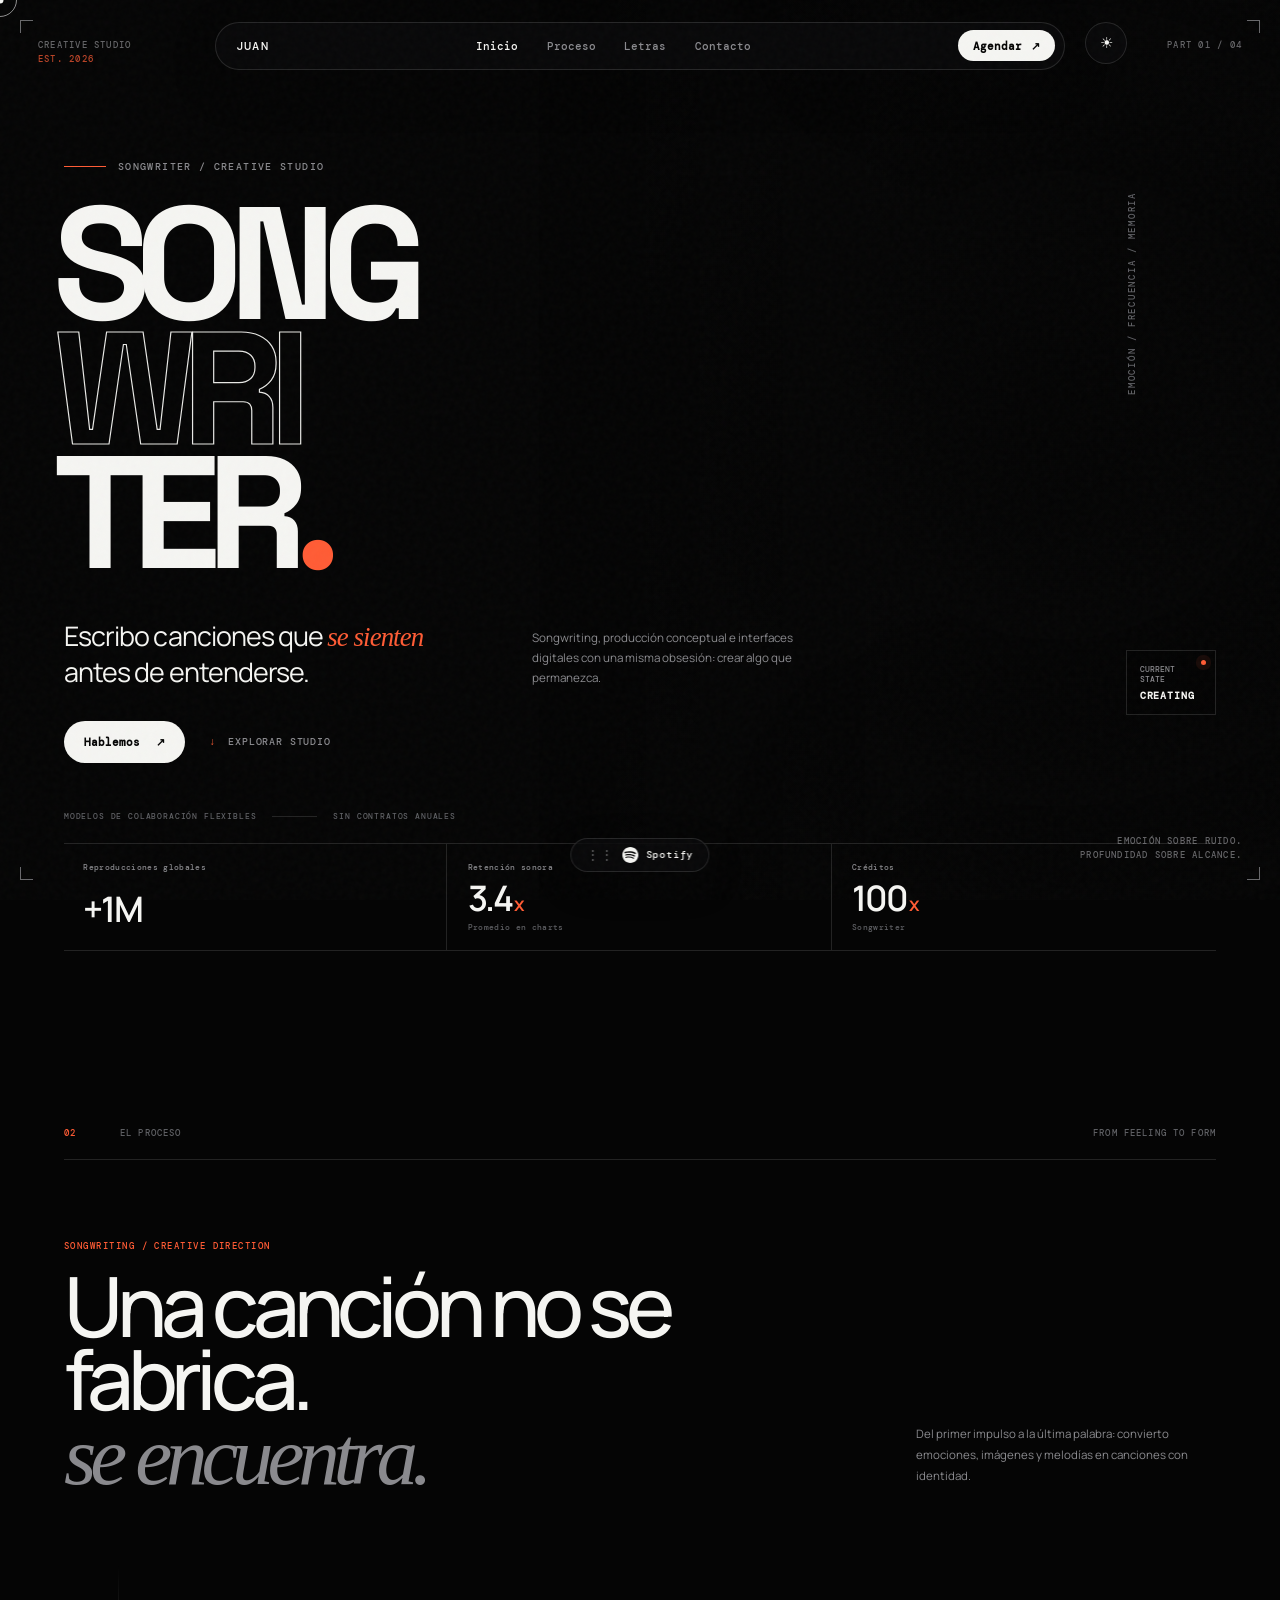
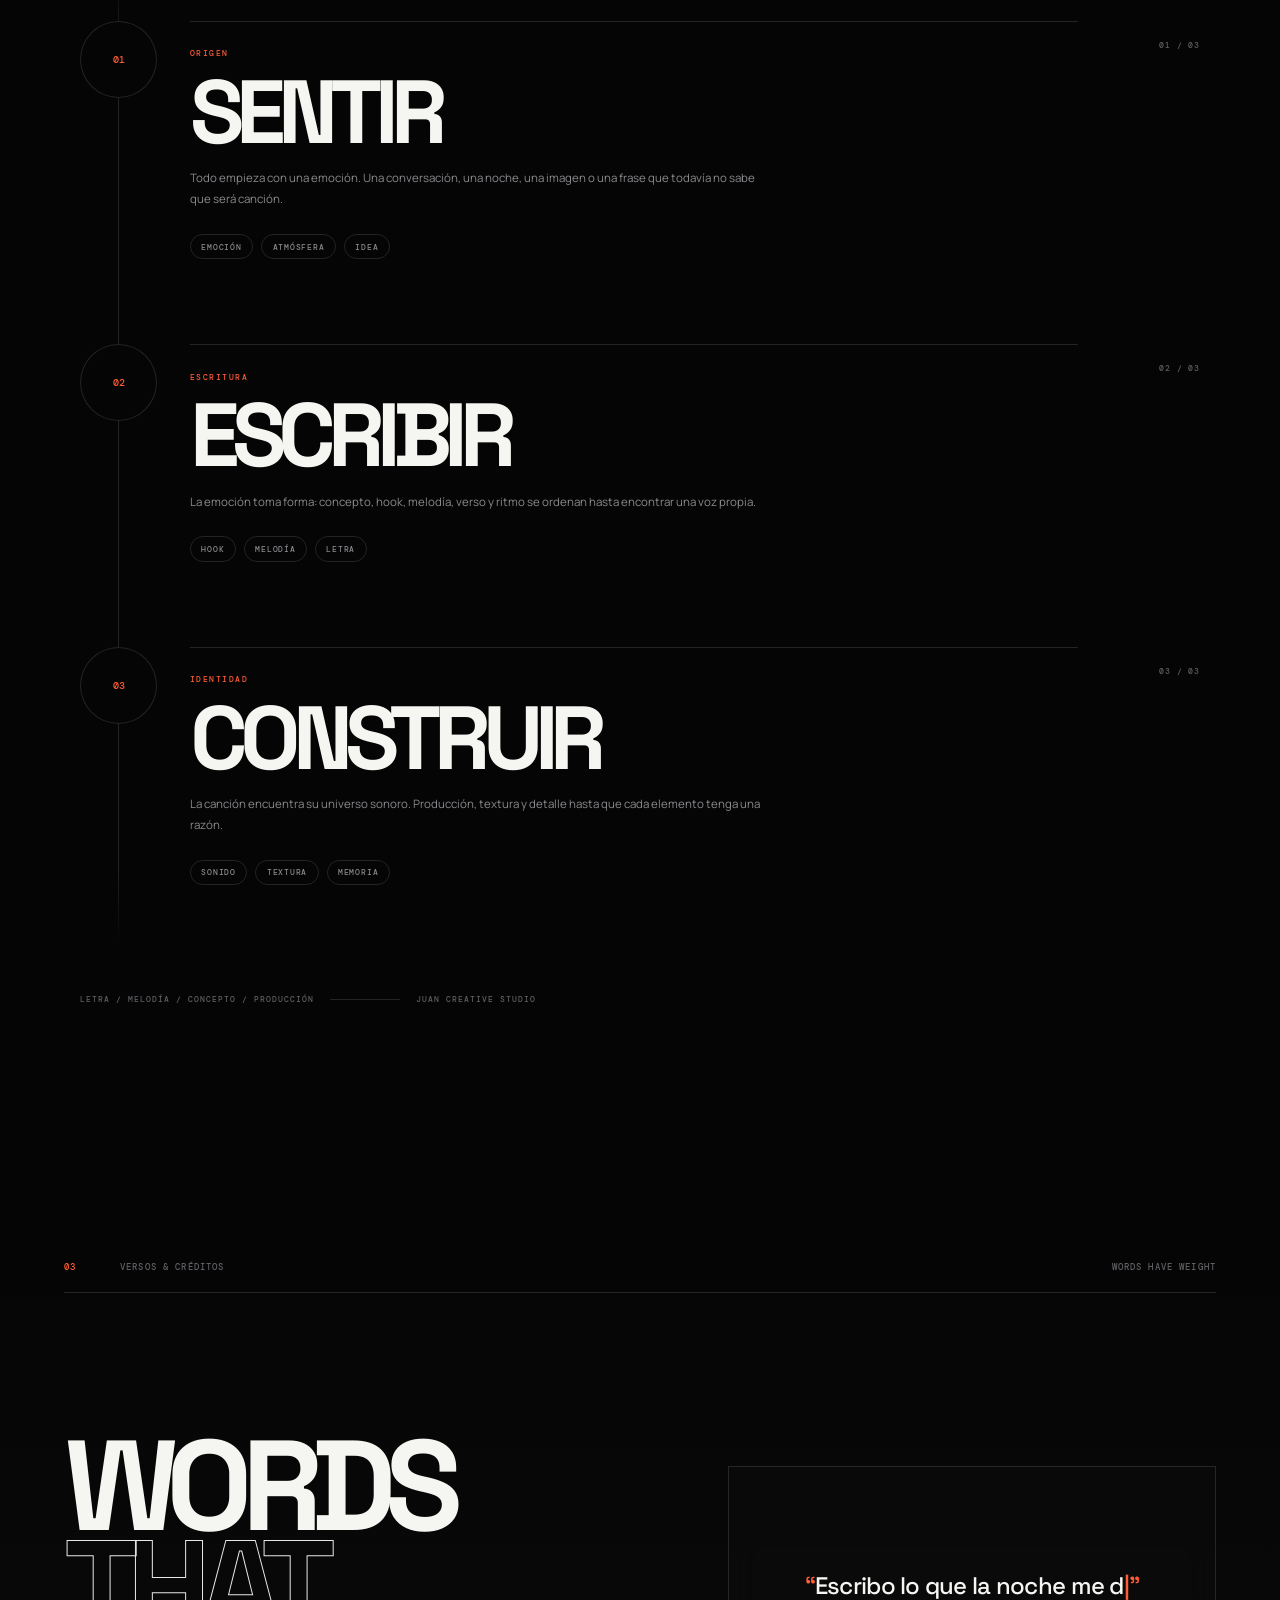
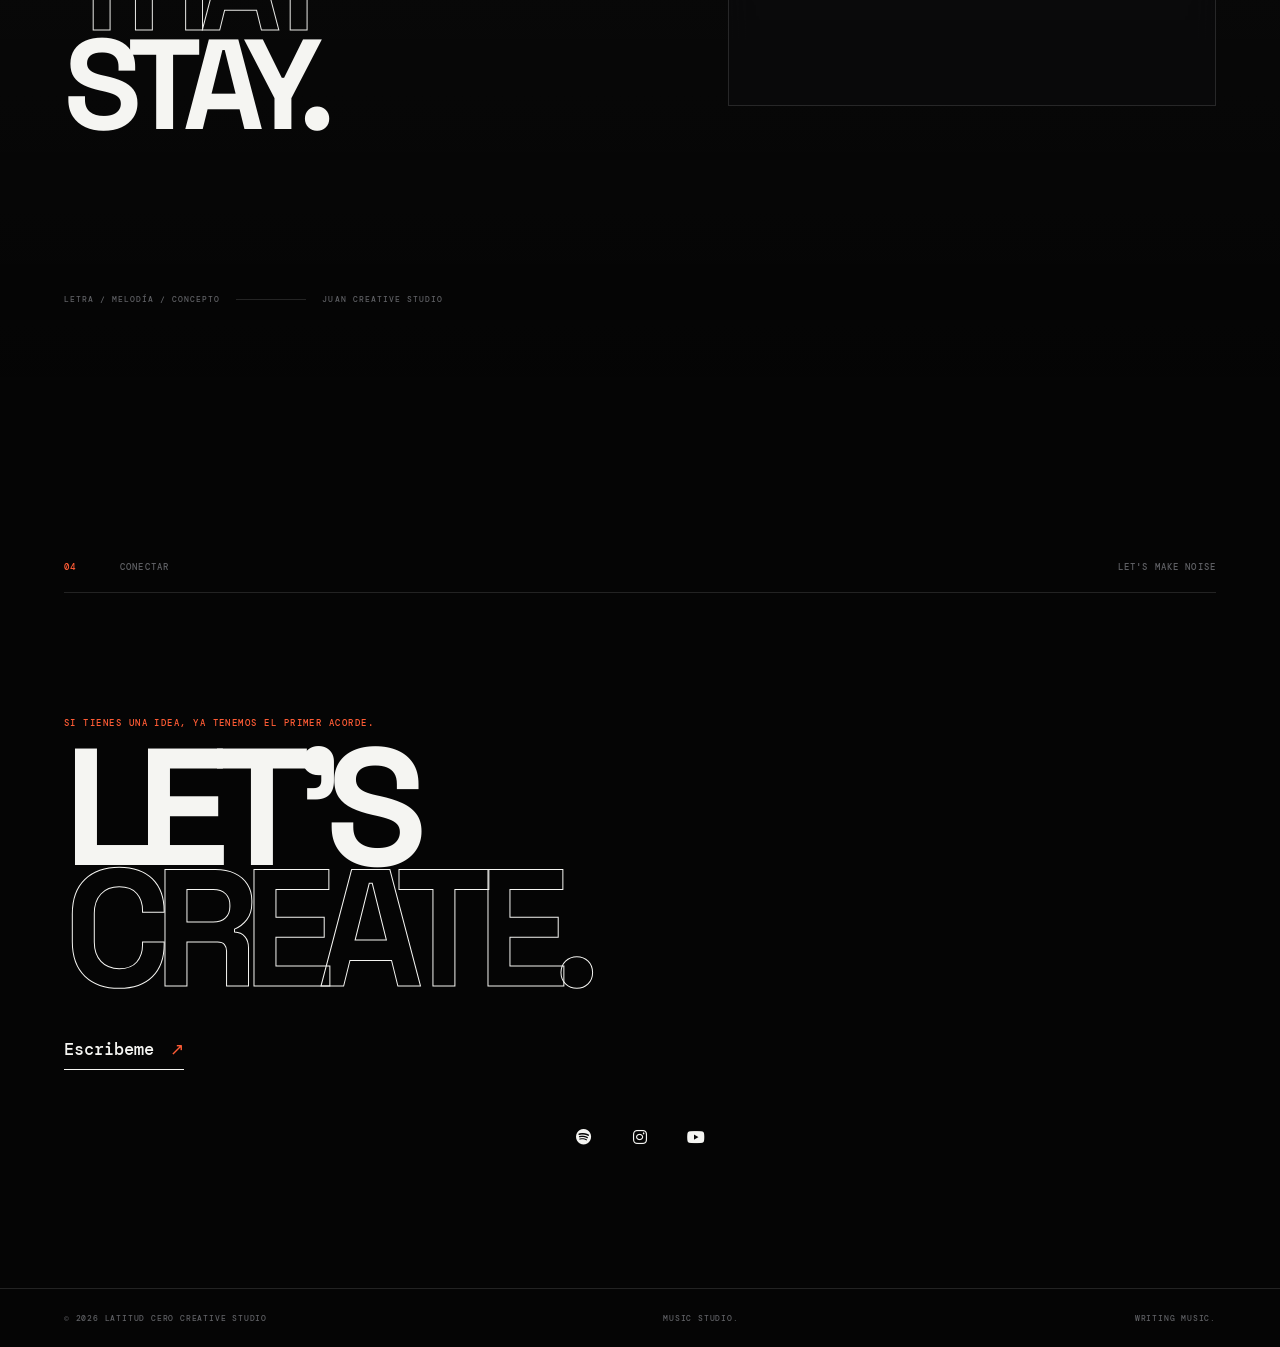
<file: index.html>
<!DOCTYPE html>
<html lang="es">
<head>
<meta charset="UTF-8">
<meta name="viewport" content="width=device-width, initial-scale=1.0">
<meta name="theme-color" content="#050505">
<meta name="description" content="JUAN — Songwriter Creative Studio. Canciones, conceptos y experiencias digitales.">
<title>JUAN — Songwriter Creative Studio</title>
<link rel="preconnect" href="https://fonts.googleapis.com">
<link rel="preconnect" href="https://fonts.gstatic.com" crossorigin>
<link href="https://fonts.googleapis.com/css2?family=DM+Mono:wght@300;400;500&family=Manrope:wght@400;500;600;700;800&family=Space+Grotesk:wght@400;500;600;700&display=swap" rel="stylesheet">
<link rel="stylesheet" href="https://cdnjs.cloudflare.com/ajax/libs/font-awesome/6.5.1/css/all.min.css">
<link rel="stylesheet" href="styles.css">
</head>

<body class="dark-theme">
<div class="noise" aria-hidden="true"></div>
<div class="cursor" id="cursor" aria-hidden="true"></div>
<div class="cursor-follower" id="cursor-follower" aria-hidden="true"></div>

<div class="video-container" aria-hidden="true">
    <video autoplay loop muted playsinline id="bg-video">
        <source src="https://d8j0ntlcm91z4.cloudfront.net/user_38xzZboKViGWJOttwIXH07lWA1P/hf_20260801_001207_ec20d138-aa45-4b2b-ab8c-bdc71607f240.mp4" type="video/mp4">
    </video>
    <div class="video-vignette"></div>
</div>

<div class="ui-corner corner-top-left" aria-hidden="true"></div>
<div class="ui-corner corner-top-right" aria-hidden="true"></div>
<div class="ui-corner corner-bottom-left" aria-hidden="true"></div>
<div class="ui-corner corner-bottom-right" aria-hidden="true"></div>

<div class="corner-text text-top-left" aria-hidden="true">CREATIVE STUDIO<br><span>EST. 2026</span></div>
<div class="corner-text text-top-right" aria-hidden="true">PART 01 / 04</div>
<div class="corner-text text-bottom-right" aria-hidden="true">EMOCIÓN SOBRE RUIDO.<br>PROFUNDIDAD SOBRE ALCANCE.</div>

<header class="navbar-wrapper">
    <nav class="navbar" aria-label="Navegación principal">
        <a href="#hero" class="nav-brand" aria-label="JUAN — Inicio"><span>JUAN</span></a>

        <div class="nav-links" id="nav-links">
            <a href="#hero" class="nav-link active">Inicio</a>
            <a href="#proceso" class="nav-link">Proceso</a>
            <a href="#letras" class="nav-link">Letras</a>
            <a href="#contacto" class="nav-link">Contacto</a>
        </div>

        <div class="nav-actions">
            <a href="#contacto" class="btn-primary-pill">Agendar <span>↗</span></a>
            <button class="hamburger" id="hamburger" type="button" aria-label="Abrir menú" aria-controls="nav-links" aria-expanded="false">
                <span></span><span></span><span></span>
            </button>
        </div>
    </nav>

    <button id="theme-toggle" class="theme-btn-floating" type="button" aria-label="Cambiar a modo claro" aria-pressed="false">
        <span class="theme-icon" aria-hidden="true">☀</span>
    </button>
</header>

<main class="content-wrapper">

<section id="hero" class="section hero-section">
    <div class="hero-grid">
        <div class="hero-main">
            <div class="eyebrow reveal">
                <span class="eyebrow-line"></span>
                <span>SONGWRITER / CREATIVE STUDIO</span>
            </div>

            <h1 class="hero-title reveal">
                <span>SONG</span>
                <span class="outline-word">WRI</span>
                <span>TER<span class="title-dot">.</span></span>
            </h1>

            <div class="hero-copy reveal">
                <p class="hero-lead">Escribo canciones que <em>se sienten</em><br class="desktop-only"> antes de entenderse.</p>
                <p class="hero-description">Songwriting, producción conceptual e interfaces digitales con una misma obsesión: crear algo que permanezca.</p>
            </div>

            <div class="hero-cta-group reveal">
                <a href="mailto:juan_nicoc@hotmail.com" class="btn-hero-primary">Hablemos <span>↗</span></a>
                <a href="#proceso" class="btn-hero-secondary"><span class="play-mini">↓</span> EXPLORAR STUDIO</a>
            </div>
        </div>

        <div class="hero-side reveal">
            <div class="side-vertical">EMOCIÓN / FRECUENCIA / MEMORIA</div>
            <div class="hero-side-card">
                <span class="side-label">CURRENT STATE</span>
                <strong>CREATING</strong>
                <span class="pulse"></span>
            </div>
        </div>
    </div>

    <div class="hero-bottom reveal">
        <div class="hero-footnote">
            <span>MODELOS DE COLABORACIÓN FLEXIBLES</span>
            <span class="line"></span>
            <span>SIN CONTRATOS ANUALES</span>
        </div>

        <div class="metrics">
            <div class="metric-card">
                <span class="metric-label">Reproducciones globales</span>
                <strong>+1M</strong>
            </div>
            <div class="metric-card">
                <span class="metric-label">Retención sonora</span>
                <strong>3.4<span>x</span></strong>
                <small>Promedio en charts</small>
            </div>
            <div class="metric-card">
                <span class="metric-label">Créditos</span>
                <strong>100<span>x</span></strong>
                <small>Songwriter</small>
            </div>
        </div>
    </div>
</section>

<section id="proceso" class="section process-section">
    <div class="section-meta reveal">
        <span>02</span><span>EL PROCESO</span><span>FROM FEELING TO FORM</span>
    </div>

    <div class="process-intro reveal">
        <div>
            <p class="section-kicker">SONGWRITING / CREATIVE DIRECTION</p>
            <h2>Una canción no se fabrica.<br><em>se encuentra.</em></h2>
        </div>
        <p class="process-manifesto">Del primer impulso a la última palabra: convierto emociones, imágenes y melodías en canciones con identidad.</p>
    </div>

    <div class="process-rail">
        <div class="process-line" aria-hidden="true"></div>

        <article class="process-stage reveal">
            <div class="stage-index">01</div>
            <div class="stage-main">
                <span class="stage-tag">ORIGEN</span>
                <h3>SENTIR</h3>
                <p>Todo empieza con una emoción. Una conversación, una noche, una imagen o una frase que todavía no sabe que será canción.</p>
                <div class="stage-keywords"><span>EMOCIÓN</span><span>ATMÓSFERA</span><span>IDEA</span></div>
            </div>
            <div class="stage-mark">01 / 03</div>
        </article>

        <article class="process-stage reveal">
            <div class="stage-index">02</div>
            <div class="stage-main">
                <span class="stage-tag">ESCRITURA</span>
                <h3>ESCRIBIR</h3>
                <p>La emoción toma forma: concepto, hook, melodía, verso y ritmo se ordenan hasta encontrar una voz propia.</p>
                <div class="stage-keywords"><span>HOOK</span><span>MELODÍA</span><span>LETRA</span></div>
            </div>
            <div class="stage-mark">02 / 03</div>
        </article>

        <article class="process-stage reveal">
            <div class="stage-index">03</div>
            <div class="stage-main">
                <span class="stage-tag">IDENTIDAD</span>
                <h3>CONSTRUIR</h3>
                <p>La canción encuentra su universo sonoro. Producción, textura y detalle hasta que cada elemento tenga una razón.</p>
                <div class="stage-keywords"><span>SONIDO</span><span>TEXTURA</span><span>MEMORIA</span></div>
            </div>
            <div class="stage-mark">03 / 03</div>
        </article>
    </div>

    <div class="process-footer reveal">
        <span>LETRA / MELODÍA / CONCEPTO / PRODUCCIÓN</span>
        <span class="process-footer-line"></span>
        <span>JUAN CREATIVE STUDIO</span>
    </div>
</section>

<section id="letras" class="section lyrics-section">
    <div class="section-meta reveal">
        <span>03</span><span>VERSOS &amp; CRÉDITOS</span><span>WORDS HAVE WEIGHT</span>
    </div>

    <div class="lyrics-layout">
        <div class="lyrics-title reveal">
            <span>WORDS</span>
            <span class="outline-word">THAT</span>
            <span>STAY.</span>
        </div>

        <div class="typing-container reveal" aria-live="polite">
            <span class="typing-prefix">“</span>
            <span class="typing-text" id="typing-text"></span>
            <span class="cursor-blink" aria-hidden="true">|</span>
            <span class="typing-prefix">”</span>
        </div>
    </div>

    <div class="lyrics-bottom reveal">
        <span>LETRA / MELODÍA / CONCEPTO</span>
        <span class="lyrics-line"></span>
        <span>JUAN CREATIVE STUDIO</span>
    </div>
</section>

<section id="contacto" class="section contact-section">
    <div class="section-meta reveal">
        <span>04</span><span>CONECTAR</span><span>LET'S MAKE NOISE</span>
    </div>

    <div class="contact-content reveal">
        <p class="section-kicker">SI TIENES UNA IDEA, YA TENEMOS EL PRIMER ACORDE.</p>
        <h2>LET'S<br><span>CREATE.</span></h2>
        <a href="mailto:juan_nicoc@hotmail.com" class="contact-mail">Escribeme<span>↗</span></a>
    </div>

    <div class="social-links reveal" aria-label="Redes sociales">
        <a href="https://open.spotify.com/user/juankz24?si=3075899adc7e4e14" target="_blank" rel="noopener noreferrer" class="social-icon" aria-label="Spotify"><i class="fa-brands fa-spotify" aria-hidden="true"></i></a>
        <a href="https://www.instagram.com/juancc.u/" target="_blank" rel="noopener noreferrer" class="social-icon" aria-label="Instagram"><i class="fa-brands fa-instagram" aria-hidden="true"></i></a>
        <a href="#" class="social-icon" aria-label="YouTube"><i class="fa-brands fa-youtube" aria-hidden="true"></i></a>
    </div>
</section>

<div class="spotify-floating-wrapper" id="spotify-widget">
    <button class="spotify-toggle-btn" id="spotify-toggle" type="button" aria-label="Abrir reproductor de Spotify" aria-expanded="false">
        <span class="drag-handle" aria-hidden="true">⋮⋮</span>
        <svg class="spotify-icon" viewBox="0 0 24 24" fill="currentColor" aria-hidden="true">
            <path d="M12 0C5.373 0 0 5.373 0 12s5.373 12 12 12 12-5.373 12-12S18.627 0 12 0zm5.52 17.34c-.24.36-.72.48-1.08.24-2.94-1.8-6.66-2.22-11.04-1.2-.42.12-.84-.12-.96-.54-.12-.42.12-.84.54-.96 4.8-1.08 8.88-.6 12.12 1.38.42.24.54.66.42 1.08zm1.44-3.3c-.3.42-.84.6-1.32.3-3.36-2.04-8.46-2.64-12.42-1.44-.48.12-.96-.18-1.08-.6-.12-.48.18-.96.6-1.08 4.56-1.38 10.2-.72 13.98 1.56.42.24.54.84.24 1.26zm.12-3.42C15.06 8.4 8.64 8.16 4.62 9.36c-.6.18-1.2-.18-1.38-.78-.18-.6.18-1.2.78-1.38 4.68-1.38 11.7-1.08 15.84 1.38.54.3.72 1.02.42 1.56-.3.48-1.02.66-1.2.48z"/>
        </svg>
        <span>Spotify</span>
    </button>

    <div class="spotify-card">
        <div class="spotify-card-header">
            <span>NOW PLAYING</span>
            <button class="spotify-close-btn" id="spotify-close" type="button" aria-label="Minimizar">✕</button>
        </div>
        <iframe src="https://open.spotify.com/embed/playlist/22cDn8Z4ClfBMBU1RwWfDn?utm_source=generator&amp;theme=0" width="100%" height="152" frameborder="0" allow="autoplay; clipboard-write; encrypted-media; fullscreen; picture-in-picture" loading="lazy" title="Playlist de Spotify"></iframe>
    </div>
</div>

</main>

<footer class="footer">
    <span>© 2026 LATITUD CERO CREATIVE STUDIO</span>
    <span>MUSIC STUDIO.</span>
    <span>WRITING MUSIC.</span>
</footer>

<script src="script.js"></script>
</body>
</html>
</file>
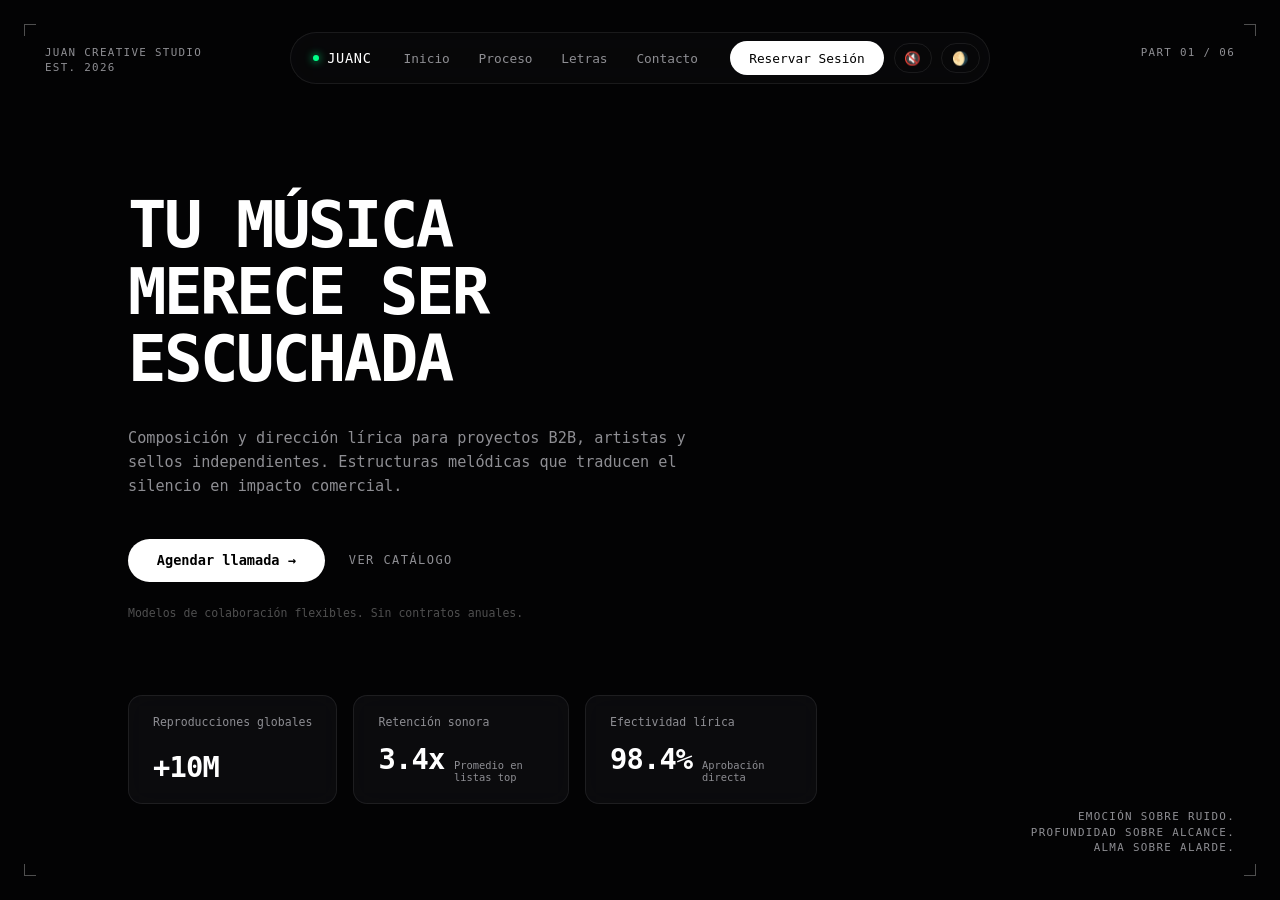
<file: assets/index.html>
<!DOCTYPE html>
<html lang="es">
<head>
    <meta charset="UTF-8">
    <meta name="viewport" content="width=device-width, initial-scale=1.0">
    <title>Monttes | Songwriter</title>
    <link rel="stylesheet" href="styles.css">
</head>
<body class="dark-theme">

    <!-- Background Video Flotante a la Derecha (Medusa / FX) -->
    <div class="video-container">
        <video autoplay loop muted playsinline aria-hidden="true" id="bg-video">
            <source src="https://d8j0ntlcm91z4.cloudfront.net/user_38xzZboKViGWJOttwIXH07lWA1P/hf_20260801_001207_ec20d138-aa45-4b2b-ab8c-bdc71607f240.mp4" type="video/mp4">
        </video>
    </div>

    <!-- Marcos / Esquinas Tácticas UI -->
    <div class="ui-corner corner-top-left"></div>
    <div class="ui-corner corner-top-right"></div>
    <div class="ui-corner corner-bottom-left"></div>
    <div class="ui-corner corner-bottom-right"></div>

    <!-- Microtextos Extremos (Top) -->
    <div class="corner-text text-top-left">
        JUAN CREATIVE STUDIO<br>
        EST. 2026
    </div>
    <div class="corner-text text-top-right">
        PART 01 / 06
    </div>

    <!-- Cursor Personalizado -->
    <div class="custom-cursor" id="cursor"></div>
    <div class="custom-cursor-follower" id="cursor-follower"></div>

    <!-- Floating Pill Navbar -->
    <header class="navbar-wrapper">
        <nav class="navbar">
            <a href="#hero" class="nav-brand">
                <span class="status-dot"></span>
                <span class="brand-name">JUANC</span>
            </a>

            <div class="nav-links">
                <a href="#hero" class="nav-link">Inicio</a>
                <a href="#proceso" class="nav-link">Proceso</a>
                <a href="#letras" class="nav-link">Letras</a>
                <a href="#contacto" class="nav-link">Contacto</a>
            </div>

            <div class="nav-actions">
                <a href="#contacto" class="btn-primary-pill">Reservar Sesión</a>
                
                <button id="audio-toggle" class="theme-btn" aria-label="Reproducir Audio">
                    <span class="audio-icon">🔇</span>
                </button>

                <button id="theme-toggle" class="theme-btn" aria-label="Cambiar tema">
                    <span class="theme-icon">🌖</span>
                </button>
            </div>
        </nav>
    </header>

    <!-- Audio Ambiente -->
    <audio id="ambient-audio" loop preload="none">
        <source src="https://cdn.pixabay.com/download/audio/2022/05/27/audio_1808fbf07a.mp3" type="audio/mpeg">
    </audio>

    <main class="content-wrapper">
        <!-- 1. HERO SECTION -->
        <section id="hero" class="hero-section">
            <div class="hero-left-content">
                <h1 class="hero-title animate-on-scroll" data-animation="fade-in">
                    TU MÚSICA<br>MERECE SER<br>ESCUCHADA
                </h1>
                
                <p class="hero-subtitle animate-on-scroll" data-animation="fade-in">
                    Composición y dirección lírica para proyectos B2B, artistas y sellos independientes. Estructuras melódicas que traducen el silencio en impacto comercial.
                </p>

                <div class="hero-cta-group animate-on-scroll" data-animation="fade-in">
                    <a href="#contacto" class="btn-hero-primary">Agendar llamada →</a>
                    <a href="#proceso" class="btn-hero-secondary">VER CATÁLOGO</a>
                </div>

                <span class="hero-footnote">Modelos de colaboración flexibles. Sin contratos anuales.</span>
            </div>

            <!-- Dashboard / Cards Inferiores (Tal cual la imagen) -->
            <div class="bottom-metrics-bar">
                <div class="metric-card">
                    <span class="metric-label">Reproducciones globales</span>
                    <div class="metric-value-row">
                        <span class="metric-value">+10M</span>
                        <div class="avatar-stack">
                            <span class="dot-active"></span>
                        </div>
                    </div>
                </div>

                <div class="metric-card">
                    <span class="metric-label">Retención sonora</span>
                    <div class="metric-value-row">
                        <span class="metric-value">3.4x</span>
                        <span class="metric-subtext">Promedio en listas top</span>
                    </div>
                </div>

                <div class="metric-card">
                    <span class="metric-label">Efectividad lírica</span>
                    <div class="metric-value-row">
                        <span class="metric-value">98.4%</span>
                        <span class="metric-subtext">Aprobación directa</span>
                    </div>
                </div>
            </div>
        </section>

        <!-- Microtexto Extremo (Bottom Right) -->
        <div class="corner-text text-bottom-right">
            EMOCIÓN SOBRE RUIDO.<br>
            PROFUNDIDAD SOBRE ALCANCE.<br>
            ALMA SOBRE ALARDE.
        </div>
    </main>

    <script src="script.js"></script>
</body>
</html>
</file>
<file: styles.css>
/* =========================================================
   JUAN — CREATIVE STUDIO
   CLEAN / RESPONSIVE / EDITORIAL UI
   ========================================================= */

:root{
    --bg:#050505;
    --bg-soft:#0a0a0b;
    --text:#f5f5f2;
    --muted:#8a8a8e;
    --muted-2:#5f6064;
    --line:rgba(255,255,255,.12);
    --glass:rgba(12,12,14,.62);
    --accent:#ff5c35;
    --accent-2:#f08a24;
    --ease:cubic-bezier(.16,1,.3,1);
}

body.light-theme{
    --bg:#f2f2ef;
    --bg-soft:#e9e9e5;
    --text:#0c0c0d;
    --muted:#62636a;
    --muted-2:#99999e;
    --line:rgba(0,0,0,.12);
    --glass:rgba(245,245,242,.72);
    --accent:#fe5025;
    --accent-2:#f06524;
}

*{margin:0;padding:0;box-sizing:border-box}

html{
    scroll-behavior:smooth;
    background:var(--bg);
}

body{
    min-height:100%;
    overflow-x:hidden;
    background:var(--bg);
    color:var(--text);
    font-family:"Manrope",sans-serif;
    transition:background .4s ease,color .4s ease;
}

body.menu-open{overflow:hidden}

a{color:inherit}
button{font:inherit}
::selection{background:var(--text);color:var(--bg)}


/* =========================================================
   BACKGROUND
   ========================================================= */

.noise{
    position:fixed;
    inset:0;
    z-index:2000;
    pointer-events:none;
    opacity:.055;
    background-image:url("data:image/svg+xml,%3Csvg viewBox='0 0 180 180' xmlns='http://www.w3.org/2000/svg'%3E%3Cfilter id='n'%3E%3CfeTurbulence type='fractalNoise' baseFrequency='.9' numOctaves='4' stitchTiles='stitch'/%3E%3C/filter%3E%3Crect width='100%25' height='100%25' filter='url(%23n)' opacity='.5'/%3E%3C/svg%3E");
}

.video-container{
    position:fixed;
    inset:0 0 0 auto;
    width:58vw;
    height:100vh;
    z-index:0;
    overflow:hidden;
    pointer-events:none;
    mask-image:linear-gradient(90deg,transparent 0%,rgba(0,0,0,.25) 22%,#000 55%);
    -webkit-mask-image:linear-gradient(90deg,transparent 0%,rgba(0,0,0,.25) 22%,#000 55%);
}

#bg-video{
    width:100%;
    height:100%;
    object-fit:cover;
    opacity:.54;
    filter:saturate(.82) contrast(1.08);
}

.video-vignette{
    position:absolute;
    inset:0;
    background:radial-gradient(circle at 70% 45%,transparent 0%,rgba(5,5,5,.28) 45%,rgba(5,5,5,.9) 100%);
}

body.light-theme #bg-video{opacity:.18}

body.light-theme .video-vignette{
    background:linear-gradient(90deg,var(--bg) 0%,rgba(242,242,239,.7) 55%,rgba(242,242,239,.45) 100%);
}

.content-wrapper{
    position:relative;
    z-index:5;
    width:100%;
}


/* =========================================================
   CORNER UI
   ========================================================= */

.ui-corner{
    position:fixed;
    width:13px;
    height:13px;
    z-index:100;
    pointer-events:none;
    opacity:.75;
}

.corner-top-left{top:20px;left:20px;border-top:1px solid var(--muted);border-left:1px solid var(--muted)}
.corner-top-right{top:20px;right:20px;border-top:1px solid var(--muted);border-right:1px solid var(--muted)}
.corner-bottom-left{bottom:20px;left:20px;border-bottom:1px solid var(--muted);border-left:1px solid var(--muted)}
.corner-bottom-right{right:20px;bottom:20px;border-bottom:1px solid var(--muted);border-right:1px solid var(--muted)}

.corner-text{
    position:fixed;
    z-index:90;
    pointer-events:none;
    font:500 .59rem/1.5 "DM Mono",monospace;
    letter-spacing:.13em;
    color:var(--muted);
    opacity:.72;
}

.corner-text span{color:var(--accent)}
.text-top-left{top:38px;left:38px}
.text-top-right{top:38px;right:38px}
.text-bottom-right{right:38px;bottom:38px;text-align:right}


/* =========================================================
   CURSOR
   ========================================================= */

.cursor,.cursor-follower{
    position:fixed;
    top:0;
    left:0;
    border-radius:50%;
    pointer-events:none;
    z-index:3000;
    transform:translate(-50%,-50%);
}

.cursor{width:7px;height:7px;background:var(--text)}

.cursor-follower{
    width:34px;
    height:34px;
    border:1px solid rgba(255,255,255,.55);
    transition:width .2s ease,height .2s ease;
}


/* =========================================================
   NAVBAR
   ========================================================= */

.navbar-wrapper{
    position:fixed;
    top:1.35rem;
    left:0;
    width:100%;
    padding:0 1rem;
    z-index:1500;
    display:flex;
    justify-content:center;
    align-items:center;
}

.navbar{
    width:min(850px,calc(100% - 62px));
    display:flex;
    align-items:center;
    justify-content:space-between;
    padding:.48rem .55rem .48rem 1.25rem;
    border:1px solid var(--line);
    border-radius:999px;
    background:var(--glass);
    backdrop-filter:blur(22px);
    -webkit-backdrop-filter:blur(22px);
    box-shadow:0 16px 45px rgba(0,0,0,.25);
}

.nav-brand{
    display:flex;
    align-items:center;
    text-decoration:none;
    font:500 .78rem "DM Mono",monospace;
    letter-spacing:.1em;
}

.nav-links{display:flex;gap:1.8rem}

.nav-link{
    text-decoration:none;
    color:var(--muted);
    font:500 .69rem "DM Mono",monospace;
    transition:color .25s ease;
}

.nav-link:hover,.nav-link.active{color:var(--text)}

.nav-actions{
    display:flex;
    align-items:center;
    gap:.55rem;
}

.btn-primary-pill{
    display:flex;
    align-items:center;
    gap:.55rem;
    padding:.53rem .95rem;
    border-radius:999px;
    background:var(--text);
    color:var(--bg);
    text-decoration:none;
    font:700 .67rem "DM Mono",monospace;
    transition:transform .3s var(--ease);
}

.btn-primary-pill:hover{transform:translateY(-2px)}

.hamburger{
    display:none;
    border:0;
    background:none;
    padding:6px;
    cursor:pointer;
}

.hamburger span{
    display:block;
    width:21px;
    height:1.5px;
    margin:4px 0;
    background:var(--text);
    transition:transform .3s ease,opacity .3s ease;
}

.hamburger[aria-expanded="true"] span:nth-child(1){transform:translateY(5.5px) rotate(45deg)}
.hamburger[aria-expanded="true"] span:nth-child(2){opacity:0}
.hamburger[aria-expanded="true"] span:nth-child(3){transform:translateY(-5.5px) rotate(-45deg)}


/* =========================================================
   THEME BUTTON
   ========================================================= */

.theme-btn-floating{
    position:fixed;
    top:1.35rem;
    left:calc(50% + 445px);
    width:42px;
    height:42px;
    display:flex;
    align-items:center;
    justify-content:center;
    border:1px solid var(--line);
    border-radius:50%;
    background:var(--glass);
    color:var(--text);
    backdrop-filter:blur(22px);
    -webkit-backdrop-filter:blur(22px);
    cursor:pointer;
    z-index:1600;
    font-size:.95rem;
    padding:0;
    transition:transform .3s var(--ease),background .3s ease,color .3s ease;
}

.theme-btn-floating:hover{
    transform:scale(1.08) rotate(8deg);
    background:var(--text);
    color:var(--bg);
}

.theme-icon{
    display:flex;
    align-items:center;
    justify-content:center;
    line-height:1;
}


/* =========================================================
   SECTIONS
   ========================================================= */

.section{
    position:relative;
    min-height:100vh;
    display:flex;
    flex-direction:column;
    justify-content:center;
    padding:8rem max(1.5rem,5vw);
}

.hero-section{
    min-height:100svh;
    padding-top:10rem;
    padding-bottom:3rem;
}


/* =========================================================
   HERO
   ========================================================= */

.hero-grid{
    width:min(1280px,100%);
    margin:auto;
    display:grid;
    grid-template-columns:minmax(0,1fr) 90px;
    gap:3rem;
}

.hero-main{max-width:850px}

.eyebrow{
    display:flex;
    align-items:center;
    gap:.75rem;
    margin-bottom:1.8rem;
    font:500 .61rem "DM Mono",monospace;
    letter-spacing:.14em;
    color:var(--muted);
}

.eyebrow-line{width:42px;height:1px;background:var(--accent)}

.hero-title{
    font-family:"Space Grotesk",sans-serif;
    font-size:clamp(5rem,12.5vw,12rem);
    line-height:.78;
    font-weight:700;
    letter-spacing:-.09em;
    text-transform:uppercase;
    margin-left:-.07em;
}

.hero-title>span{display:block}

.outline-word{
    color:transparent;
    -webkit-text-stroke:1.2px var(--text);
    opacity:.95;
}

.title-dot{
    color:var(--accent);
    -webkit-text-stroke:0;
}

.hero-copy{
    margin-top:2.7rem;
    display:grid;
    grid-template-columns:minmax(250px,420px) minmax(200px,310px);
    gap:3rem;
    align-items:end;
}

.hero-lead{
    font-size:clamp(1.15rem,2.1vw,1.7rem);
    line-height:1.25;
    letter-spacing:-.035em;
}

.hero-lead em{
    font-family:Georgia,serif;
    font-weight:400;
    color:var(--accent);
}

.hero-description{
    max-width:300px;
    font-size:.73rem;
    line-height:1.7;
    color:var(--muted);
}

.hero-cta-group{
    display:flex;
    align-items:center;
    gap:1.5rem;
    margin-top:2rem;
}

.btn-hero-primary{
    display:flex;
    align-items:center;
    gap:1rem;
    padding:.9rem 1.25rem;
    border-radius:999px;
    background:var(--text);
    color:var(--bg);
    text-decoration:none;
    font:700 .68rem "DM Mono",monospace;
    transition:transform .3s var(--ease),box-shadow .3s;
}

.btn-hero-primary:hover{
    transform:translateY(-3px);
    box-shadow:0 12px 35px rgba(255,255,255,.12);
}

.btn-hero-secondary{
    color:var(--muted);
    text-decoration:none;
    font:500 .64rem "DM Mono",monospace;
    letter-spacing:.08em;
}

.play-mini{color:var(--accent);margin-right:.35rem}

.hero-side{
    display:flex;
    flex-direction:column;
    justify-content:space-between;
    padding:2rem 0 3rem;
}

.side-vertical{
    writing-mode:vertical-rl;
    transform:rotate(180deg);
    font:500 .55rem "DM Mono",monospace;
    letter-spacing:.2em;
    color:var(--muted-2);
}

.hero-side-card{
    position:relative;
    display:grid;
    gap:.3rem;
    padding:.8rem;
    border:1px solid var(--line);
    background:rgba(0,0,0,.08);
}

.side-label{font:500 .49rem "DM Mono",monospace;color:var(--muted)}

.hero-side-card strong{
    font:600 .65rem "DM Mono",monospace;
    letter-spacing:.08em;
}

.pulse{
    position:absolute;
    right:9px;
    top:9px;
    width:5px;
    height:5px;
    border-radius:50%;
    background:var(--accent);
    box-shadow:0 0 0 5px rgba(255,92,53,.08);
    animation:pulse 1.8s infinite;
}

@keyframes pulse{
    50%{box-shadow:0 0 0 8px rgba(255,92,53,0)}
}

.hero-bottom{
    width:min(1280px,100%);
    margin:3rem auto 0;
}

.hero-footnote{
    display:flex;
    align-items:center;
    gap:1rem;
    font:500 .52rem "DM Mono",monospace;
    color:var(--muted-2);
    letter-spacing:.1em;
}

.hero-footnote .line{
    width:45px;
    height:1px;
    background:var(--line);
}

.metrics{
    display:grid;
    grid-template-columns:repeat(3,1fr);
    gap:1px;
    margin-top:1.3rem;
    border-top:1px solid var(--line);
    border-bottom:1px solid var(--line);
}

.metric-card{
    min-height:95px;
    padding:1.1rem 1.2rem;
    display:flex;
    flex-direction:column;
    justify-content:space-between;
    border-right:1px solid var(--line);
}

.metric-card:last-child{border-right:0}

.metric-label,.metric-card small{
    font:500 .53rem "DM Mono",monospace;
    color:var(--muted);
    letter-spacing:.04em;
}

.metric-card strong{
    font-size:clamp(1.5rem,3vw,2.2rem);
    font-weight:600;
    letter-spacing:-.06em;
}

.metric-card strong span{
    margin-left:2px;
    font-size:.55em;
    color:var(--accent);
}

.metric-card small{color:var(--muted-2)}


/* =========================================================
   SECTION META
   ========================================================= */

.section-meta{
    width:min(1280px,100%);
    margin:0 auto 5rem;
    display:grid;
    grid-template-columns:40px 1fr auto;
    gap:1rem;
    align-items:center;
    font:500 .55rem "DM Mono",monospace;
    letter-spacing:.13em;
    color:var(--muted-2);
}

.section-meta span:first-child{color:var(--accent)}

.section-meta::after{
    content:"";
    grid-column:1/-1;
    height:1px;
    margin-top:.2rem;
    background:var(--line);
}


/* =========================================================
   PROCESS
   ========================================================= */

.process-intro{
    width:min(1280px,100%);
    margin:0 auto 4.5rem;
    display:grid;
    grid-template-columns:minmax(0,1fr) 300px;
    gap:4rem;
    align-items:end;
}

.section-kicker{
    margin-bottom:1.1rem;
    font:500 .57rem "DM Mono",monospace;
    letter-spacing:.16em;
    color:var(--accent);
}

.process-intro h2{
    font-size:clamp(2.8rem,6.5vw,7rem);
    font-weight:500;
    line-height:.88;
    letter-spacing:-.075em;
}

.process-intro h2 em{
    font-family:Georgia,serif;
    color:var(--muted);
    font-weight:400;
}

.process-manifesto{
    max-width:280px;
    padding-bottom:.4rem;
    font-size:.72rem;
    line-height:1.8;
    color:var(--muted);
}

.process-rail{
    position:relative;
    width:min(1120px,100%);
    margin:0 auto;
    padding:1rem 0;
}

.process-line{
    position:absolute;
    top:0;
    bottom:0;
    left:38px;
    width:1px;
    background:linear-gradient(to bottom,transparent,var(--line) 8%,var(--line) 92%,transparent);
}

.process-stage{
    position:relative;
    display:grid;
    grid-template-columns:78px minmax(0,1fr) 90px;
    gap:2rem;
    align-items:start;
    padding:2.5rem 0 2.8rem;
}

.stage-index{
    position:relative;
    z-index:2;
    width:77px;
    height:77px;
    display:flex;
    align-items:center;
    justify-content:center;
    border:1px solid var(--line);
    border-radius:50%;
    background:var(--bg);
    font:500 .65rem "DM Mono",monospace;
    color:var(--accent);
}

.stage-main{
    padding-top:1.1rem;
    border-top:1px solid var(--line);
}

.stage-tag{
    font:500 .52rem "DM Mono",monospace;
    letter-spacing:.18em;
    color:var(--accent);
}

.stage-main h3{
    margin:.9rem 0 1.2rem;
    font:700 clamp(3rem,7vw,7rem)/.82 "Space Grotesk",sans-serif;
    letter-spacing:-.09em;
}

.stage-main p{
    max-width:570px;
    font-size:.72rem;
    line-height:1.8;
    color:var(--muted);
}

.stage-keywords{
    display:flex;
    flex-wrap:wrap;
    gap:.5rem;
    margin-top:1.5rem;
}

.stage-keywords span{
    padding:.42rem .65rem;
    border:1px solid var(--line);
    border-radius:999px;
    font:500 .48rem "DM Mono",monospace;
    letter-spacing:.1em;
    color:var(--muted);
}

.stage-mark{
    padding-top:1.2rem;
    text-align:right;
    font:500 .5rem "DM Mono",monospace;
    color:var(--muted-2);
    letter-spacing:.1em;
}

.process-footer{
    width:min(1120px,100%);
    margin:3rem auto 0;
    display:flex;
    align-items:center;
    gap:1rem;
    font:500 .52rem "DM Mono",monospace;
    color:var(--muted-2);
    letter-spacing:.12em;
}

.process-footer-line,.lyrics-line{
    width:70px;
    height:1px;
    background:var(--line);
}


/* =========================================================
   LYRICS
   ========================================================= */

.lyrics-section{
    background:linear-gradient(180deg,transparent,rgba(255,255,255,.015),transparent);
}

.lyrics-layout{
    width:min(1280px,100%);
    margin:auto;
    display:grid;
    grid-template-columns:1fr .85fr;
    gap:7vw;
    align-items:center;
}

.lyrics-title{
    font:700 clamp(4rem,10vw,10rem)/.78 "Space Grotesk",sans-serif;
    letter-spacing:-.09em;
}

.lyrics-title span{display:block}
.lyrics-title .outline-word{-webkit-text-stroke:1px var(--text)}

.typing-container{
    min-height:240px;
    padding:2.5rem;
    display:flex;
    align-items:center;
    justify-content:center;
    border:1px solid var(--line);
    background:var(--glass);
    backdrop-filter:blur(16px);
    -webkit-backdrop-filter:blur(16px);
    text-align:center;
    font:500 clamp(1rem,2vw,1.5rem)/1.5 "Space Grotesk",sans-serif;
    letter-spacing:-.03em;
}

.typing-prefix,.cursor-blink{color:var(--accent)}
.cursor-blink{animation:blink .8s infinite}

@keyframes blink{50%{opacity:0}}

.lyrics-bottom{
    width:min(1280px,100%);
    margin:6rem auto 0;
    display:flex;
    align-items:center;
    gap:1rem;
    font:500 .53rem "DM Mono",monospace;
    color:var(--muted-2);
    letter-spacing:.12em;
}


/* =========================================================
   CONTACT / SOCIAL
   ========================================================= */

.contact-section{min-height:95vh}

.contact-content{
    width:min(1280px,100%);
    margin:auto;
}

.contact-content h2{
    font:700 clamp(5rem,13vw,13rem)/.73 "Space Grotesk",sans-serif;
    letter-spacing:-.1em;
}

.contact-content h2 span{
    color:transparent;
    -webkit-text-stroke:1px var(--text);
}

.contact-mail{
    display:inline-flex;
    align-items:center;
    gap:1rem;
    margin-top:3rem;
    padding-bottom:.55rem;
    border-bottom:1px solid var(--text);
    text-decoration:none;
    font:500 clamp(.8rem,1.4vw,1.05rem) "DM Mono",monospace;
}

.contact-mail span{color:var(--accent)}

.social-links{
    width:100%;
    margin:0 auto;
    display:flex;
    justify-content:center;
    align-items:center;
    gap:.6rem;
}

.social-icon{
    width:46px;
    height:46px;
    flex:0 0 46px;
    display:flex;
    align-items:center;
    justify-content:center;
    border-radius:50%;
    text-decoration:none;
    transition:transform .3s var(--ease),background .3s ease,color .3s ease;
}

.social-icon:hover{
    transform:translateY(-5px);
    background:var(--text);
    color:var(--bg);
}


/* =========================================================
   SPOTIFY
   ========================================================= */

.spotify-floating-wrapper{
    position:fixed;
    left:50%;
    bottom:28px;
    z-index:1400;
    display:flex;
    flex-direction:column;
    align-items:center;
    transform:translateX(-50%);
    touch-action:none;
}

.spotify-toggle-btn{
    display:flex;
    align-items:center;
    gap:8px;
    padding:8px 15px;
    border:1px solid var(--line);
    border-radius:999px;
    background:var(--glass);
    color:var(--text);
    backdrop-filter:blur(18px);
    -webkit-backdrop-filter:blur(18px);
    cursor:grab;
    user-select:none;
    font:500 .63rem "DM Mono",monospace;
    letter-spacing:.08em;
    box-shadow:0 12px 35px rgba(0,0,0,.32);
}

.spotify-toggle-btn:active{cursor:grabbing}

.drag-handle{
    color:var(--muted);
    opacity:.7;
    font-size:.8rem;
    line-height:1;
}

.spotify-icon{
    width:16px;
    height:16px;
    display:block;
    flex:none;
}

.spotify-toggle-btn>span:last-child{line-height:1}

.spotify-card{
    position:absolute;
    left:50%;
    bottom:48px;
    width:320px;
    padding:12px;
    transform:translateX(-50%) translateY(15px) scale(.96);
    border:1px solid var(--line);
    border-radius:16px;
    background:var(--glass);
    backdrop-filter:blur(20px);
    -webkit-backdrop-filter:blur(20px);
    box-shadow:0 20px 50px rgba(0,0,0,.5);
    opacity:0;
    visibility:hidden;
    pointer-events:none;
    transition:.35s var(--ease);
}

.spotify-card-header{
    display:flex;
    justify-content:space-between;
    align-items:center;
    margin-bottom:6px;
    font:500 .48rem "DM Mono",monospace;
    color:var(--muted);
}

.spotify-close-btn{
    border:0;
    background:none;
    color:var(--muted);
    cursor:pointer;
    padding:2px 5px;
}

.spotify-floating-wrapper.is-open .spotify-card{
    opacity:1;
    visibility:visible;
    pointer-events:auto;
    transform:translateX(-50%) translateY(0) scale(1);
}

.spotify-floating-wrapper.is-open .spotify-toggle-btn{
    opacity:0;
    pointer-events:none;
}


/* =========================================================
   FOOTER / REVEAL
   ========================================================= */

.footer{
    display:flex;
    justify-content:space-between;
    gap:1rem;
    padding:1.5rem max(1.5rem,5vw);
    border-top:1px solid var(--line);
    font:500 .5rem "DM Mono",monospace;
    color:var(--muted-2);
    letter-spacing:.1em;
}

.reveal{
    opacity:0;
    transform:translateY(28px);
    transition:opacity .9s var(--ease),transform .9s var(--ease);
}

.reveal.is-visible{
    opacity:1;
    transform:translateY(0);
}

.reveal:nth-child(2){transition-delay:.08s}
.reveal:nth-child(3){transition-delay:.14s}


/* =========================================================
   RESPONSIVE — <= 1100px
   ========================================================= */

@media(max-width:1100px){
    .theme-btn-floating{
        left:auto;
        right:1rem;
    }

    .hero-title{
        font-size:clamp(5rem,13vw,9rem);
    }
}


/* =========================================================
   RESPONSIVE — <= 992px
   ========================================================= */

@media(max-width:992px){
    .navbar{
        width:calc(100% - 58px);
        margin-right:42px;
    }

    .nav-links{
        position:fixed;
        inset:0;
        display:flex;
        flex-direction:column;
        justify-content:center;
        align-items:center;
        gap:2rem;
        background:rgba(5,5,5,.97);
        backdrop-filter:blur(25px);
        -webkit-backdrop-filter:blur(25px);
        opacity:0;
        visibility:hidden;
        pointer-events:none;
        transform:translateY(-12px);
        transition:.3s ease;
    }

    body.light-theme .nav-links{
        background:rgba(242,242,239,.97);
    }

    .nav-links.active{
        opacity:1;
        visibility:visible;
        pointer-events:auto;
        transform:translateY(0);
    }

    .nav-link{font-size:1rem}
    .hamburger{display:block}

    .theme-btn-floating{
        top:1.35rem;
        right:.75rem;
        width:39px;
        height:39px;
    }

    .hero-grid{grid-template-columns:1fr}
    .hero-side{display:none}

    .hero-copy{
        grid-template-columns:1fr;
        gap:1rem;
    }

    .lyrics-layout{
        grid-template-columns:1fr;
        gap:3rem;
    }
}


/* =========================================================
   RESPONSIVE — <= 768px
   ========================================================= */

@media(max-width:768px){
    .section{
        padding:7rem 1.2rem;
    }

    .hero-section{
        padding-top:9rem;
    }

    .ui-corner{display:none}

    .corner-text{font-size:.48rem}

    .text-top-left{
        top:32px;
        left:30px;
    }

    .text-top-right{
        top:32px;
        right:30px;
    }

    .text-bottom-right{display:none}

    .navbar-wrapper{
        padding:0 .8rem;
    }

    .navbar{
        width:calc(100% - 48px);
        margin-right:38px;
    }

    .nav-brand{font-size:.7rem}

    .theme-btn-floating{
        top:1.35rem;
        right:.7rem;
        width:38px;
        height:38px;
        font-size:.8rem;
    }

    .hero-title{
        font-size:clamp(4rem,20vw,7rem);
    }

    .desktop-only{display:none}

    .hero-copy{margin-top:2rem}

    .hero-cta-group{
        align-items:flex-start;
    }

    .hero-footnote{
        font-size:.45rem;
        flex-wrap:wrap;
    }

    .hero-footnote .line{display:none}

    .metrics{
        grid-template-columns:1fr;
    }

    .metric-card{
        min-height:75px;
        border-right:0;
        border-bottom:1px solid var(--line);
    }

    .metric-card:last-child{border-bottom:0}

    .section-meta{
        grid-template-columns:30px 1fr;
        margin-bottom:3.5rem;
    }

    .section-meta span:last-of-type{display:none}

    .process-intro{
        grid-template-columns:1fr;
        gap:1.5rem;
        margin-bottom:3rem;
    }

    .process-manifesto{max-width:360px}

    .process-line{left:27px}

    .process-stage{
        grid-template-columns:55px minmax(0,1fr);
        gap:1.2rem;
        padding:1.8rem 0 2.2rem;
    }

    .stage-index{
        width:55px;
        height:55px;
        font-size:.55rem;
    }

    .stage-mark{display:none}

    .stage-main h3{
        font-size:clamp(2.7rem,16vw,5rem);
    }

    .stage-keywords{gap:.4rem}

    .stage-keywords span{
        padding:.4rem .55rem;
    }

    .process-footer{
        flex-wrap:wrap;
        margin-top:2rem;
        line-height:1.7;
    }

    .lyrics-title{
        font-size:clamp(4rem,18vw,7rem);
    }

    .typing-container{
        min-height:200px;
        padding:1.5rem;
    }

    .lyrics-bottom{
        margin-top:3rem;
        flex-wrap:wrap;
    }

    .contact-content h2{
        font-size:clamp(5rem,22vw,9rem);
    }

    .social-icon{
        width:44px;
        height:44px;
        flex:0 0 44px;
    }

    .footer{
        flex-direction:column;
        text-align:center;
        line-height:1.7;
    }

    .spotify-card{
        width:calc(100vw - 30px);
        max-width:320px;
    }
}


/* =========================================================
   RESPONSIVE — <= 576px
   ========================================================= */

@media(max-width:576px){
    .navbar-wrapper{
        top:1rem;
        padding:0 .7rem;
    }

    .navbar{
        width:calc(100% - 48px);
        margin-right:38px;
        padding-left:.9rem;
    }

    .btn-primary-pill{
        padding:.5rem .75rem;
    }

    .btn-primary-pill span{display:none}

    .theme-btn-floating{
        top:1rem;
        right:.55rem;
        width:36px;
        height:36px;
        font-size:.8rem;
    }

    .hero-title{
        font-size:clamp(3.8rem,21vw,6rem);
    }

    .hero-cta-group{
        flex-direction:column;
        align-items:flex-start;
        gap:1rem;
    }

    .btn-hero-primary{width:max-content}

    .hero-bottom{margin-top:2rem}

    .spotify-floating-wrapper{bottom:17px}
}


/* =========================================================
   TOUCH / ACCESSIBILITY
   ========================================================= */

@media(hover:none){
    .cursor,.cursor-follower{display:none}
}

@media(prefers-reduced-motion:reduce){
    html{scroll-behavior:auto}

    *,
    *::before,
    *::after{
        animation-duration:.01ms !important;
        animation-iteration-count:1 !important;
        transition-duration:.01ms !important;
    }

    .reveal{
        opacity:1;
        transform:none;
    }
}
</file>
<file: assets/styles.css>
/* ==========================================================================
   FUENTES Y CONFIGURACIÓN BASE
   ========================================================================== */
@font-face {
    font-family: "Geist Mono:SemiBold";
    font-style: normal;
    font-weight: 600;
    font-display: swap;
    src: url("https://static.figma.com/font/GeistMono_wght__1") format("woff2");
}

:root {
    --bg-color: #030304;
    --text-color: #ffffff;
    --text-muted: #8e8e93;
    --glass-bg: rgba(18, 18, 20, 0.6);
    --glass-border: rgba(255, 255, 255, 0.08);
    --font-custom: "Geist Mono:SemiBold", monospace, sans-serif;
}

* {
    margin: 0;
    padding: 0;
    box-sizing: border-box;
}

body {
    background-color: var(--bg-color);
    color: var(--text-color);
    font-family: var(--font-custom);
    overflow-x: hidden;
    position: relative;
    min-height: 100vh;
}

/* ==========================================================================
   VIDEO BACKGROUND ALINEADO A LA DERECHA (TIPO MEDUSA)
   ========================================================================== */
.video-container {
    position: fixed;
    top: 0;
    right: 0;
    width: 55vw;
    height: 100vh;
    pointer-events: none;
    z-index: 1;
    overflow: hidden;
    mask-image: linear-gradient(to right, transparent 0%, black 35%);
    -webkit-mask-image: linear-gradient(to right, transparent 0%, black 35%);
}

#bg-video {
    width: 100%;
    height: 100%;
    object-fit: cover;
    opacity: 0.85;
}

/* ==========================================================================
   MARCOS Y DETALLES TÁCTICOS EN LAS ESQUINAS
   ========================================================================== */
.ui-corner {
    position: fixed;
    width: 12px;
    height: 12px;
    pointer-events: none;
    z-index: 100;
}

.corner-top-left {
    top: 24px;
    left: 24px;
    border-top: 1.5px solid rgba(255, 255, 255, 0.3);
    border-left: 1.5px solid rgba(255, 255, 255, 0.3);
}

.corner-top-right {
    top: 24px;
    right: 24px;
    border-top: 1.5px solid rgba(255, 255, 255, 0.3);
    border-right: 1.5px solid rgba(255, 255, 255, 0.3);
}

.corner-bottom-left {
    bottom: 24px;
    left: 24px;
    border-bottom: 1.5px solid rgba(255, 255, 255, 0.3);
    border-left: 1.5px solid rgba(255, 255, 255, 0.3);
}

.corner-bottom-right {
    bottom: 24px;
    right: 24px;
    border-bottom: 1.5px solid rgba(255, 255, 255, 0.3);
    border-right: 1.5px solid rgba(255, 255, 255, 0.3);
}

/* TEXTOS EXTREMOS EN ESQUINAS */
.corner-text {
    position: fixed;
    font-size: 0.68rem;
    letter-spacing: 0.12em;
    color: var(--text-muted);
    text-transform: uppercase;
    z-index: 90;
    line-height: 1.4;
    pointer-events: none;
}

.text-top-left {
    top: 45px;
    left: 45px;
}

.text-top-right {
    top: 45px;
    right: 45px;
}

.text-bottom-right {
    bottom: 45px;
    right: 45px;
    text-align: right;
}

/* ==========================================================================
   FLOATING PILL NAVBAR
   ========================================================================== */
.navbar-wrapper {
    position: fixed;
    top: 2rem;
    left: 0;
    width: 100%;
    display: flex;
    justify-content: center;
    z-index: 1000;
}

.navbar {
    display: flex;
    align-items: center;
    gap: 2rem;
    padding: 0.5rem 0.6rem 0.5rem 1.4rem;
    background: rgba(10, 10, 12, 0.7);
    backdrop-filter: blur(20px);
    border: 1px solid var(--glass-border);
    border-radius: 100px;
}

.nav-brand {
    display: flex;
    align-items: center;
    gap: 0.5rem;
    text-decoration: none;
    color: #fff;
    font-size: 0.85rem;
    letter-spacing: 0.05em;
}

.status-dot {
    width: 6px;
    height: 6px;
    background-color: #00ff88;
    border-radius: 50%;
    box-shadow: 0 0 8px #00ff88;
}

.nav-links {
    display: flex;
    gap: 1.8rem;
}

.nav-link {
    color: var(--text-muted);
    text-decoration: none;
    font-size: 0.8rem;
    transition: color 0.3s ease;
}

.nav-link:hover {
    color: #ffffff;
}

.nav-actions {
    display: flex;
    align-items: center;
    gap: 0.6rem;
}

.btn-primary-pill {
    background-color: #ffffff;
    color: #000000;
    text-decoration: none;
    padding: 0.6rem 1.2rem;
    border-radius: 100px;
    font-size: 0.8rem;
    transition: transform 0.2s ease, opacity 0.2s ease;
}

.btn-primary-pill:hover {
    opacity: 0.9;
    transform: translateY(-1px);
}

.theme-btn {
    background: transparent;
    border: 1px solid var(--glass-border);
    color: #fff;
    padding: 0.4rem 0.6rem;
    border-radius: 50px;
    cursor: pointer;
}

/* ==========================================================================
   HERO LAYOUT PRINCIPAL (Alineado a la Izquierda)
   ========================================================================== */
.hero-section {
    position: relative;
    z-index: 10;
    min-height: 100vh;
    padding: 12rem 4rem 6rem 8rem;
    display: flex;
    flex-direction: column;
    justify-content: space-between;
}

.hero-left-content {
    max-width: 620px;
}

.hero-title {
    font-size: clamp(2.8rem, 5vw, 4.5rem);
    line-height: 1.05;
    font-weight: 600;
    letter-spacing: -0.04em;
    margin-bottom: 2rem;
    text-transform: uppercase;
}

.hero-subtitle {
    font-size: 0.95rem;
    color: var(--text-muted);
    line-height: 1.6;
    margin-bottom: 2.5rem;
    font-weight: 400;
}

.hero-cta-group {
    display: flex;
    align-items: center;
    gap: 1.5rem;
    margin-bottom: 1.5rem;
}

.btn-hero-primary {
    background: #ffffff;
    color: #000000;
    padding: 0.85rem 1.8rem;
    border-radius: 100px;
    text-decoration: none;
    font-size: 0.85rem;
    font-weight: 600;
    transition: all 0.3s ease;
}

.btn-hero-primary:hover {
    box-shadow: 0 0 25px rgba(255, 255, 255, 0.3);
}

.btn-hero-secondary {
    color: var(--text-muted);
    text-decoration: none;
    font-size: 0.75rem;
    letter-spacing: 0.12em;
    transition: color 0.3s ease;
}

.btn-hero-secondary:hover {
    color: #ffffff;
}

.hero-footnote {
    display: block;
    font-size: 0.72rem;
    color: rgba(255, 255, 255, 0.3);
}

/* ==========================================================================
   METRIC CARDS (Borde Inferior Izquierdo)
   ========================================================================== */
.bottom-metrics-bar {
    display: flex;
    gap: 1rem;
    margin-top: 4rem;
}

.metric-card {
    background: var(--glass-bg);
    border: 1px solid var(--glass-border);
    backdrop-filter: blur(12px);
    border-radius: 14px;
    padding: 1.2rem 1.5rem;
    min-width: 180px;
    display: flex;
    flex-direction: column;
    justify-content: space-between;
    gap: 0.8rem;
}

.metric-label {
    font-size: 0.72rem;
    color: var(--text-muted);
}

.metric-value-row {
    display: flex;
    align-items: baseline;
    gap: 0.6rem;
}

.metric-value {
    font-size: 1.8rem;
    font-weight: 600;
    letter-spacing: -0.03em;
}

.metric-subtext {
    font-size: 0.65rem;
    color: var(--text-muted);
    max-width: 90px;
    line-height: 1.2;
}

/* ==========================================================================
   RESPONSIVE
   ========================================================================== */
@media (max-width: 1024px) {
    .hero-section {
        padding: 9rem 2rem 4rem 2rem;
    }

    .video-container {
        width: 100vw;
        opacity: 0.3;
        mask-image: none;
    }

    .bottom-metrics-bar {
        flex-wrap: wrap;
    }

    .corner-text {
        display: none;
    }
}
</file>
